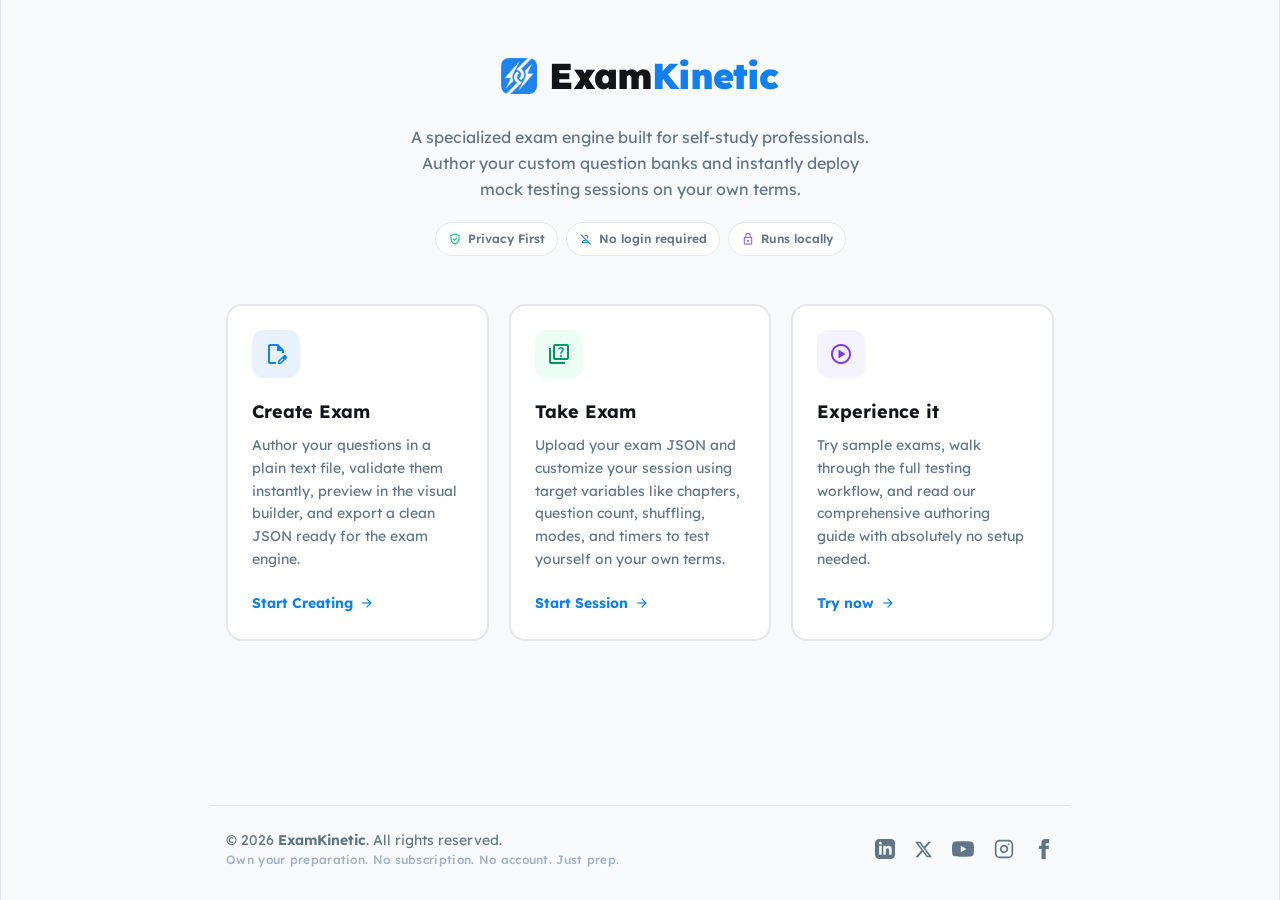
<file: index.html>
<!doctype html>
<html lang="en">

<head>
  <meta charset="UTF-8" />
  <!-- Primary meta tags -->
<title>ExamKinetic | Browser-Based Exam Engine</title>
<!-- Core SEO Meta Tags -->
  <meta name="description" content="Own your preparation. No subscription. No account. Just prep. An offline-first browser engine for self-study professionals. Author questions, run configurable sessions, and track results completely locally with zero data leaving your machine." />
  <meta name="keywords" content="exam engine, self study, certification prep, AWS exam, CCNA study, PMP practice, ITIL practice, question bank, local exam tool, browser based exam, privacy first exam" />

  <!-- Open Graph / LinkedIn Preview Card Info -->
  <meta property="og:title" content="ExamKinetic | Browser-Based Exam Engine" />
  <meta property="og:description" content="Own your preparation. No subscription. No account. Just prep. Author questions and run configurable exam sessions entirely in the browser." />
  <meta property="og:url" content="https://examkinetic.com" />
  <meta property="og:type" content="website" />
  <!-- FIXED: Injected the critical missing forward slash to point directly to your high-res asset -->
  <meta property="og:image" content="https://examkinetic.com" />
  <meta property="og:image:width" content="184" />
  <meta property="og:image:height" content="184" />

  <!-- Twitter / X Timeline Preview Card Info -->
  <!-- FIXED: Changed card type to summary layout to frame your square logo icon beautifully -->
  <meta name="twitter:card" content="summary" />
  <meta name="twitter:title" content="ExamKinetic | Browser-Based Exam Engine" />
  <meta name="twitter:description" content="Own your preparation. No subscription. No account. Just prep. Author questions and run configurable exam sessions entirely in the browser." />
  <!-- FIXED: Injected the critical missing forward slash to match your production root directory -->
  <meta name="twitter:image" content="https://examkinetic.com" />


<!-- Browser Favicons & App Shortcut Icons -->
  <link rel="icon" type="image/png" sizes="32x32" href="/ExamKineticSquareLogo32x32.png">
  <link rel="icon" type="image/png" sizes="16x16" href="/ExamKineticSquareLogo16x16.png">
  <link rel="apple-touch-icon" href="/ExamKineticSquareLogo184x184.png">
  
  
<!-- Android / Mobile PWA Config -->
  <link rel="manifest" href="/site.webmanifest">
  <meta name="theme-color" content="#137fec">

  <link href="https://fonts.googleapis.com/css2?family=Lexend:wght@300;400;500;600;700;900&display=swap"
    rel="stylesheet" />
  <link href="https://fonts.googleapis.com/css2?family=Material+Symbols+Outlined" rel="stylesheet" />
  <meta name="viewport" content="width=device-width, initial-scale=1.0" />
  <title>examkinetic</title>  
  <script defer src="https://cloud.umami.is/script.js" data-website-id="29a17267-0413-4240-90da-8da98a69b15b"></script>
  <script>
  const redirect = sessionStorage.getItem('redirect');
  if (redirect) {
    sessionStorage.removeItem('redirect');
    window.history.replaceState(null, '', '/examkinetic' + redirect);
  }
</script>
<script type="text/javascript">
  (function() {
    var redirectPath = sessionStorage.getItem('spa_redirect_path');
    if (redirectPath) {
      sessionStorage.removeItem('spa_redirect_path');
      window.history.replaceState(null, null, redirectPath);
    }
  })();
</script>


  <script type="module" crossorigin src="/assets/index-nXCXHogx.js"></script>
  <link rel="stylesheet" crossorigin href="/assets/index-BdTZ6xSI.css">
</head>

<body>
  <div id="root"></div>  
</body>

</html>
</file>
<file: assets/index-BdTZ6xSI.css>
*,:before,:after{--tw-border-spacing-x: 0;--tw-border-spacing-y: 0;--tw-translate-x: 0;--tw-translate-y: 0;--tw-rotate: 0;--tw-skew-x: 0;--tw-skew-y: 0;--tw-scale-x: 1;--tw-scale-y: 1;--tw-pan-x: ;--tw-pan-y: ;--tw-pinch-zoom: ;--tw-scroll-snap-strictness: proximity;--tw-gradient-from-position: ;--tw-gradient-via-position: ;--tw-gradient-to-position: ;--tw-ordinal: ;--tw-slashed-zero: ;--tw-numeric-figure: ;--tw-numeric-spacing: ;--tw-numeric-fraction: ;--tw-ring-inset: ;--tw-ring-offset-width: 0px;--tw-ring-offset-color: #fff;--tw-ring-color: rgb(59 130 246 / .5);--tw-ring-offset-shadow: 0 0 #0000;--tw-ring-shadow: 0 0 #0000;--tw-shadow: 0 0 #0000;--tw-shadow-colored: 0 0 #0000;--tw-blur: ;--tw-brightness: ;--tw-contrast: ;--tw-grayscale: ;--tw-hue-rotate: ;--tw-invert: ;--tw-saturate: ;--tw-sepia: ;--tw-drop-shadow: ;--tw-backdrop-blur: ;--tw-backdrop-brightness: ;--tw-backdrop-contrast: ;--tw-backdrop-grayscale: ;--tw-backdrop-hue-rotate: ;--tw-backdrop-invert: ;--tw-backdrop-opacity: ;--tw-backdrop-saturate: ;--tw-backdrop-sepia: ;--tw-contain-size: ;--tw-contain-layout: ;--tw-contain-paint: ;--tw-contain-style: }::backdrop{--tw-border-spacing-x: 0;--tw-border-spacing-y: 0;--tw-translate-x: 0;--tw-translate-y: 0;--tw-rotate: 0;--tw-skew-x: 0;--tw-skew-y: 0;--tw-scale-x: 1;--tw-scale-y: 1;--tw-pan-x: ;--tw-pan-y: ;--tw-pinch-zoom: ;--tw-scroll-snap-strictness: proximity;--tw-gradient-from-position: ;--tw-gradient-via-position: ;--tw-gradient-to-position: ;--tw-ordinal: ;--tw-slashed-zero: ;--tw-numeric-figure: ;--tw-numeric-spacing: ;--tw-numeric-fraction: ;--tw-ring-inset: ;--tw-ring-offset-width: 0px;--tw-ring-offset-color: #fff;--tw-ring-color: rgb(59 130 246 / .5);--tw-ring-offset-shadow: 0 0 #0000;--tw-ring-shadow: 0 0 #0000;--tw-shadow: 0 0 #0000;--tw-shadow-colored: 0 0 #0000;--tw-blur: ;--tw-brightness: ;--tw-contrast: ;--tw-grayscale: ;--tw-hue-rotate: ;--tw-invert: ;--tw-saturate: ;--tw-sepia: ;--tw-drop-shadow: ;--tw-backdrop-blur: ;--tw-backdrop-brightness: ;--tw-backdrop-contrast: ;--tw-backdrop-grayscale: ;--tw-backdrop-hue-rotate: ;--tw-backdrop-invert: ;--tw-backdrop-opacity: ;--tw-backdrop-saturate: ;--tw-backdrop-sepia: ;--tw-contain-size: ;--tw-contain-layout: ;--tw-contain-paint: ;--tw-contain-style: }*,:before,:after{box-sizing:border-box;border-width:0;border-style:solid;border-color:#e5e7eb}:before,:after{--tw-content: ""}html,:host{line-height:1.5;-webkit-text-size-adjust:100%;-moz-tab-size:4;-o-tab-size:4;tab-size:4;font-family:ui-sans-serif,system-ui,sans-serif,"Apple Color Emoji","Segoe UI Emoji",Segoe UI Symbol,"Noto Color Emoji";font-feature-settings:normal;font-variation-settings:normal;-webkit-tap-highlight-color:transparent}body{margin:0;line-height:inherit}hr{height:0;color:inherit;border-top-width:1px}abbr:where([title]){-webkit-text-decoration:underline dotted;text-decoration:underline dotted}h1,h2,h3,h4,h5,h6{font-size:inherit;font-weight:inherit}a{color:inherit;text-decoration:inherit}b,strong{font-weight:bolder}code,kbd,samp,pre{font-family:ui-monospace,SFMono-Regular,Menlo,Monaco,Consolas,Liberation Mono,Courier New,monospace;font-feature-settings:normal;font-variation-settings:normal;font-size:1em}small{font-size:80%}sub,sup{font-size:75%;line-height:0;position:relative;vertical-align:baseline}sub{bottom:-.25em}sup{top:-.5em}table{text-indent:0;border-color:inherit;border-collapse:collapse}button,input,optgroup,select,textarea{font-family:inherit;font-feature-settings:inherit;font-variation-settings:inherit;font-size:100%;font-weight:inherit;line-height:inherit;letter-spacing:inherit;color:inherit;margin:0;padding:0}button,select{text-transform:none}button,input:where([type=button]),input:where([type=reset]),input:where([type=submit]){-webkit-appearance:button;background-color:transparent;background-image:none}:-moz-focusring{outline:auto}:-moz-ui-invalid{box-shadow:none}progress{vertical-align:baseline}::-webkit-inner-spin-button,::-webkit-outer-spin-button{height:auto}[type=search]{-webkit-appearance:textfield;outline-offset:-2px}::-webkit-search-decoration{-webkit-appearance:none}::-webkit-file-upload-button{-webkit-appearance:button;font:inherit}summary{display:list-item}blockquote,dl,dd,h1,h2,h3,h4,h5,h6,hr,figure,p,pre{margin:0}fieldset{margin:0;padding:0}legend{padding:0}ol,ul,menu{list-style:none;margin:0;padding:0}dialog{padding:0}textarea{resize:vertical}input::-moz-placeholder,textarea::-moz-placeholder{opacity:1;color:#9ca3af}input::placeholder,textarea::placeholder{opacity:1;color:#9ca3af}button,[role=button]{cursor:pointer}:disabled{cursor:default}img,svg,video,canvas,audio,iframe,embed,object{display:block;vertical-align:middle}img,video{max-width:100%;height:auto}[hidden]:where(:not([hidden=until-found])){display:none}.\!container{width:100%!important}.container{width:100%}@media(min-width:640px){.\!container{max-width:640px!important}.container{max-width:640px}}@media(min-width:768px){.\!container{max-width:768px!important}.container{max-width:768px}}@media(min-width:1024px){.\!container{max-width:1024px!important}.container{max-width:1024px}}@media(min-width:1280px){.\!container{max-width:1280px!important}.container{max-width:1280px}}@media(min-width:1536px){.\!container{max-width:1536px!important}.container{max-width:1536px}}.pointer-events-none{pointer-events:none}.visible{visibility:visible}.fixed{position:fixed}.absolute{position:absolute}.relative{position:relative}.inset-0{inset:0}.top-0\.5{top:.125rem}.z-10{z-index:10}.z-\[100\]{z-index:100}.mx-1{margin-left:.25rem;margin-right:.25rem}.mx-4{margin-left:1rem;margin-right:1rem}.mx-5{margin-left:1.25rem;margin-right:1.25rem}.mx-auto{margin-left:auto;margin-right:auto}.my-5{margin-top:1.25rem;margin-bottom:1.25rem}.mb-1{margin-bottom:.25rem}.mb-1\.5{margin-bottom:.375rem}.mb-2{margin-bottom:.5rem}.mb-3{margin-bottom:.75rem}.mb-4{margin-bottom:1rem}.mb-6{margin-bottom:1.5rem}.mb-8{margin-bottom:2rem}.ml-1{margin-left:.25rem}.ml-2{margin-left:.5rem}.ml-3{margin-left:.75rem}.ml-\[88px\]{margin-left:88px}.mt-0\.5{margin-top:.125rem}.mt-1{margin-top:.25rem}.mt-2{margin-top:.5rem}.mt-auto{margin-top:auto}.mt-px{margin-top:1px}.block{display:block}.inline-block{display:inline-block}.inline{display:inline}.flex{display:flex}.table{display:table}.grid{display:grid}.hidden{display:none}.aspect-video{aspect-ratio:16 / 9}.size-10{width:2.5rem;height:2.5rem}.size-12{width:3rem;height:3rem}.size-16{width:4rem;height:4rem}.size-5{width:1.25rem;height:1.25rem}.size-7{width:1.75rem;height:1.75rem}.size-9{width:2.25rem;height:2.25rem}.size-\[17px\]{width:17px;height:17px}.size-\[22px\]{width:22px;height:22px}.h-1\.5{height:.375rem}.h-10{height:2.5rem}.h-11{height:2.75rem}.h-12{height:3rem}.h-14{height:3.5rem}.h-2{height:.5rem}.h-2\.5{height:.625rem}.h-20{height:5rem}.h-3{height:.75rem}.h-4{height:1rem}.h-48{height:12rem}.h-5{height:1.25rem}.h-6{height:1.5rem}.h-7{height:1.75rem}.h-80{height:20rem}.h-9{height:2.25rem}.h-full{height:100%}.h-px{height:1px}.h-screen{height:100vh}.max-h-40{max-height:10rem}.min-h-screen{min-height:100vh}.w-10{width:2.5rem}.w-11{width:2.75rem}.w-2{width:.5rem}.w-2\.5{width:.625rem}.w-20{width:5rem}.w-24{width:6rem}.w-3{width:.75rem}.w-4{width:1rem}.w-5{width:1.25rem}.w-7{width:1.75rem}.w-\[45\%\]{width:45%}.w-\[55\%\]{width:55%}.w-fit{width:-moz-fit-content;width:fit-content}.w-full{width:100%}.w-px{width:1px}.min-w-0{min-width:0px}.min-w-\[120px\]{min-width:120px}.max-w-4xl{max-width:56rem}.max-w-\[1600px\]{max-width:1600px}.max-w-\[200px\]{max-width:200px}.max-w-\[240px\]{max-width:240px}.max-w-\[400px\]{max-width:400px}.max-w-\[480px\]{max-width:480px}.max-w-\[520px\]{max-width:520px}.max-w-\[560px\]{max-width:560px}.max-w-\[640px\]{max-width:640px}.max-w-\[680px\]{max-width:680px}.max-w-\[760px\]{max-width:760px}.max-w-\[768px\]{max-width:768px}.max-w-\[780px\]{max-width:780px}.max-w-\[860px\]{max-width:860px}.max-w-full{max-width:100%}.max-w-md{max-width:28rem}.flex-1{flex:1 1 0%}.flex-shrink-0,.shrink-0{flex-shrink:0}.translate-x-0\.5{--tw-translate-x: .125rem;transform:translate(var(--tw-translate-x),var(--tw-translate-y)) rotate(var(--tw-rotate)) skew(var(--tw-skew-x)) skewY(var(--tw-skew-y)) scaleX(var(--tw-scale-x)) scaleY(var(--tw-scale-y))}.translate-x-5{--tw-translate-x: 1.25rem;transform:translate(var(--tw-translate-x),var(--tw-translate-y)) rotate(var(--tw-rotate)) skew(var(--tw-skew-x)) skewY(var(--tw-skew-y)) scaleX(var(--tw-scale-x)) scaleY(var(--tw-scale-y))}.rotate-180{--tw-rotate: 180deg;transform:translate(var(--tw-translate-x),var(--tw-translate-y)) rotate(var(--tw-rotate)) skew(var(--tw-skew-x)) skewY(var(--tw-skew-y)) scaleX(var(--tw-scale-x)) scaleY(var(--tw-scale-y))}.rotate-90{--tw-rotate: 90deg;transform:translate(var(--tw-translate-x),var(--tw-translate-y)) rotate(var(--tw-rotate)) skew(var(--tw-skew-x)) skewY(var(--tw-skew-y)) scaleX(var(--tw-scale-x)) scaleY(var(--tw-scale-y))}.scale-\[1\.01\]{--tw-scale-x: 1.01;--tw-scale-y: 1.01;transform:translate(var(--tw-translate-x),var(--tw-translate-y)) rotate(var(--tw-rotate)) skew(var(--tw-skew-x)) skewY(var(--tw-skew-y)) scaleX(var(--tw-scale-x)) scaleY(var(--tw-scale-y))}.transform{transform:translate(var(--tw-translate-x),var(--tw-translate-y)) rotate(var(--tw-rotate)) skew(var(--tw-skew-x)) skewY(var(--tw-skew-y)) scaleX(var(--tw-scale-x)) scaleY(var(--tw-scale-y))}@keyframes pulse{50%{opacity:.5}}.animate-pulse{animation:pulse 2s cubic-bezier(.4,0,.6,1) infinite}@keyframes spin{to{transform:rotate(360deg)}}.animate-spin{animation:spin 1s linear infinite}.cursor-default{cursor:default}.cursor-not-allowed{cursor:not-allowed}.cursor-pointer{cursor:pointer}.cursor-text{cursor:text}.resize-none{resize:none}.grid-cols-1{grid-template-columns:repeat(1,minmax(0,1fr))}.grid-cols-2{grid-template-columns:repeat(2,minmax(0,1fr))}.grid-cols-3{grid-template-columns:repeat(3,minmax(0,1fr))}.flex-col{flex-direction:column}.flex-wrap{flex-wrap:wrap}.items-start{align-items:flex-start}.items-center{align-items:center}.justify-start{justify-content:flex-start}.justify-center{justify-content:center}.justify-between{justify-content:space-between}.gap-0\.5{gap:.125rem}.gap-1{gap:.25rem}.gap-1\.5{gap:.375rem}.gap-10{gap:2.5rem}.gap-12{gap:3rem}.gap-2{gap:.5rem}.gap-3{gap:.75rem}.gap-4{gap:1rem}.gap-5{gap:1.25rem}.gap-6{gap:1.5rem}.gap-8{gap:2rem}.space-y-1>:not([hidden])~:not([hidden]){--tw-space-y-reverse: 0;margin-top:calc(.25rem * calc(1 - var(--tw-space-y-reverse)));margin-bottom:calc(.25rem * var(--tw-space-y-reverse))}.space-y-2>:not([hidden])~:not([hidden]){--tw-space-y-reverse: 0;margin-top:calc(.5rem * calc(1 - var(--tw-space-y-reverse)));margin-bottom:calc(.5rem * var(--tw-space-y-reverse))}.space-y-3>:not([hidden])~:not([hidden]){--tw-space-y-reverse: 0;margin-top:calc(.75rem * calc(1 - var(--tw-space-y-reverse)));margin-bottom:calc(.75rem * var(--tw-space-y-reverse))}.space-y-4>:not([hidden])~:not([hidden]){--tw-space-y-reverse: 0;margin-top:calc(1rem * calc(1 - var(--tw-space-y-reverse)));margin-bottom:calc(1rem * var(--tw-space-y-reverse))}.space-y-6>:not([hidden])~:not([hidden]){--tw-space-y-reverse: 0;margin-top:calc(1.5rem * calc(1 - var(--tw-space-y-reverse)));margin-bottom:calc(1.5rem * var(--tw-space-y-reverse))}.divide-x>:not([hidden])~:not([hidden]){--tw-divide-x-reverse: 0;border-right-width:calc(1px * var(--tw-divide-x-reverse));border-left-width:calc(1px * calc(1 - var(--tw-divide-x-reverse)))}.divide-y>:not([hidden])~:not([hidden]){--tw-divide-y-reverse: 0;border-top-width:calc(1px * calc(1 - var(--tw-divide-y-reverse)));border-bottom-width:calc(1px * var(--tw-divide-y-reverse))}.divide-\[\#f0f2f4\]>:not([hidden])~:not([hidden]){--tw-divide-opacity: 1;border-color:rgb(240 242 244 / var(--tw-divide-opacity, 1))}.divide-\[\#f5f5f5\]>:not([hidden])~:not([hidden]){--tw-divide-opacity: 1;border-color:rgb(245 245 245 / var(--tw-divide-opacity, 1))}.divide-primary\/10>:not([hidden])~:not([hidden]){border-color:#137fec1a}.overflow-hidden{overflow:hidden}.overflow-x-auto{overflow-x:auto}.overflow-y-auto{overflow-y:auto}.truncate{overflow:hidden;text-overflow:ellipsis;white-space:nowrap}.whitespace-pre{white-space:pre}.whitespace-pre-wrap{white-space:pre-wrap}.rounded{border-radius:.25rem}.rounded-2xl{border-radius:1rem}.rounded-full{border-radius:9999px}.rounded-lg{border-radius:.5rem}.rounded-md{border-radius:.375rem}.rounded-xl{border-radius:.75rem}.border{border-width:1px}.border-2{border-width:2px}.border-x{border-left-width:1px;border-right-width:1px}.border-b{border-bottom-width:1px}.border-b-2{border-bottom-width:2px}.border-l-4{border-left-width:4px}.border-r-8{border-right-width:8px}.border-t{border-top-width:1px}.border-dashed{border-style:dashed}.border-none{border-style:none}.border-\[\#dbdfe6\]{--tw-border-opacity: 1;border-color:rgb(219 223 230 / var(--tw-border-opacity, 1))}.border-\[\#dbe0e6\]{--tw-border-opacity: 1;border-color:rgb(219 224 230 / var(--tw-border-opacity, 1))}.border-\[\#e2e8f0\]{--tw-border-opacity: 1;border-color:rgb(226 232 240 / var(--tw-border-opacity, 1))}.border-\[\#e5e7eb\]{--tw-border-opacity: 1;border-color:rgb(229 231 235 / var(--tw-border-opacity, 1))}.border-\[\#f0f2f4\]{--tw-border-opacity: 1;border-color:rgb(240 242 244 / var(--tw-border-opacity, 1))}.border-amber-200{--tw-border-opacity: 1;border-color:rgb(253 230 138 / var(--tw-border-opacity, 1))}.border-amber-300{--tw-border-opacity: 1;border-color:rgb(252 211 77 / var(--tw-border-opacity, 1))}.border-amber-400{--tw-border-opacity: 1;border-color:rgb(251 191 36 / var(--tw-border-opacity, 1))}.border-blue-200{--tw-border-opacity: 1;border-color:rgb(191 219 254 / var(--tw-border-opacity, 1))}.border-emerald-100{--tw-border-opacity: 1;border-color:rgb(209 250 229 / var(--tw-border-opacity, 1))}.border-emerald-200{--tw-border-opacity: 1;border-color:rgb(167 243 208 / var(--tw-border-opacity, 1))}.border-emerald-400{--tw-border-opacity: 1;border-color:rgb(52 211 153 / var(--tw-border-opacity, 1))}.border-emerald-500{--tw-border-opacity: 1;border-color:rgb(16 185 129 / var(--tw-border-opacity, 1))}.border-primary{--tw-border-opacity: 1;border-color:rgb(19 127 236 / var(--tw-border-opacity, 1))}.border-primary\/10{border-color:#137fec1a}.border-primary\/15{border-color:#137fec26}.border-primary\/20{border-color:#137fec33}.border-primary\/30{border-color:#137fec4d}.border-purple-200{--tw-border-opacity: 1;border-color:rgb(233 213 255 / var(--tw-border-opacity, 1))}.border-red-200{--tw-border-opacity: 1;border-color:rgb(254 202 202 / var(--tw-border-opacity, 1))}.border-red-300{--tw-border-opacity: 1;border-color:rgb(252 165 165 / var(--tw-border-opacity, 1))}.border-red-400{--tw-border-opacity: 1;border-color:rgb(248 113 113 / var(--tw-border-opacity, 1))}.border-slate-200{--tw-border-opacity: 1;border-color:rgb(226 232 240 / var(--tw-border-opacity, 1))}.border-slate-300{--tw-border-opacity: 1;border-color:rgb(203 213 225 / var(--tw-border-opacity, 1))}.border-slate-700{--tw-border-opacity: 1;border-color:rgb(51 65 85 / var(--tw-border-opacity, 1))}.border-l-amber-400{--tw-border-opacity: 1;border-left-color:rgb(251 191 36 / var(--tw-border-opacity, 1))}.border-l-emerald-500{--tw-border-opacity: 1;border-left-color:rgb(16 185 129 / var(--tw-border-opacity, 1))}.border-l-red-400{--tw-border-opacity: 1;border-left-color:rgb(248 113 113 / var(--tw-border-opacity, 1))}.bg-\[\#e5e7eb\]{--tw-bg-opacity: 1;background-color:rgb(229 231 235 / var(--tw-bg-opacity, 1))}.bg-\[\#f0f2f4\]{--tw-bg-opacity: 1;background-color:rgb(240 242 244 / var(--tw-bg-opacity, 1))}.bg-\[\#f8fafc\]{--tw-bg-opacity: 1;background-color:rgb(248 250 252 / var(--tw-bg-opacity, 1))}.bg-amber-100{--tw-bg-opacity: 1;background-color:rgb(254 243 199 / var(--tw-bg-opacity, 1))}.bg-amber-400{--tw-bg-opacity: 1;background-color:rgb(251 191 36 / var(--tw-bg-opacity, 1))}.bg-amber-50{--tw-bg-opacity: 1;background-color:rgb(255 251 235 / var(--tw-bg-opacity, 1))}.bg-background-light{--tw-bg-opacity: 1;background-color:rgb(246 247 248 / var(--tw-bg-opacity, 1))}.bg-background-light\/30{background-color:#f6f7f84d}.bg-black\/40{background-color:#0006}.bg-blue-50{--tw-bg-opacity: 1;background-color:rgb(239 246 255 / var(--tw-bg-opacity, 1))}.bg-emerald-100{--tw-bg-opacity: 1;background-color:rgb(209 250 229 / var(--tw-bg-opacity, 1))}.bg-emerald-50{--tw-bg-opacity: 1;background-color:rgb(236 253 245 / var(--tw-bg-opacity, 1))}.bg-emerald-50\/50{background-color:#ecfdf580}.bg-emerald-500{--tw-bg-opacity: 1;background-color:rgb(16 185 129 / var(--tw-bg-opacity, 1))}.bg-emerald-600{--tw-bg-opacity: 1;background-color:rgb(5 150 105 / var(--tw-bg-opacity, 1))}.bg-gray-200{--tw-bg-opacity: 1;background-color:rgb(229 231 235 / var(--tw-bg-opacity, 1))}.bg-gray-300{--tw-bg-opacity: 1;background-color:rgb(209 213 219 / var(--tw-bg-opacity, 1))}.bg-primary{--tw-bg-opacity: 1;background-color:rgb(19 127 236 / var(--tw-bg-opacity, 1))}.bg-primary\/10{background-color:#137fec1a}.bg-primary\/5{background-color:#137fec0d}.bg-primary\/\[0\.02\]{background-color:#137fec05}.bg-primary\/\[0\.03\]{background-color:#137fec08}.bg-primary\/\[0\.04\]{background-color:#137fec0a}.bg-primary\/\[0\.06\]{background-color:#137fec0f}.bg-purple-50{--tw-bg-opacity: 1;background-color:rgb(250 245 255 / var(--tw-bg-opacity, 1))}.bg-red-100{--tw-bg-opacity: 1;background-color:rgb(254 226 226 / var(--tw-bg-opacity, 1))}.bg-red-100\/70{background-color:#fee2e2b3}.bg-red-400{--tw-bg-opacity: 1;background-color:rgb(248 113 113 / var(--tw-bg-opacity, 1))}.bg-red-50{--tw-bg-opacity: 1;background-color:rgb(254 242 242 / var(--tw-bg-opacity, 1))}.bg-slate-100{--tw-bg-opacity: 1;background-color:rgb(241 245 249 / var(--tw-bg-opacity, 1))}.bg-slate-100\/50{background-color:#f1f5f980}.bg-slate-200{--tw-bg-opacity: 1;background-color:rgb(226 232 240 / var(--tw-bg-opacity, 1))}.bg-slate-300{--tw-bg-opacity: 1;background-color:rgb(203 213 225 / var(--tw-bg-opacity, 1))}.bg-slate-50{--tw-bg-opacity: 1;background-color:rgb(248 250 252 / var(--tw-bg-opacity, 1))}.bg-slate-50\/30{background-color:#f8fafc4d}.bg-slate-50\/50{background-color:#f8fafc80}.bg-slate-900{--tw-bg-opacity: 1;background-color:rgb(15 23 42 / var(--tw-bg-opacity, 1))}.bg-violet-50{--tw-bg-opacity: 1;background-color:rgb(245 243 255 / var(--tw-bg-opacity, 1))}.bg-white{--tw-bg-opacity: 1;background-color:rgb(255 255 255 / var(--tw-bg-opacity, 1))}.bg-white\/10{background-color:#ffffff1a}.bg-white\/50{background-color:#ffffff80}.bg-white\/60{background-color:#fff9}.fill-current{fill:currentColor}.fill-none{fill:none}.stroke-current{stroke:currentColor}.stroke-2{stroke-width:2}.object-contain{-o-object-fit:contain;object-fit:contain}.p-3{padding:.75rem}.p-4{padding:1rem}.p-5{padding:1.25rem}.p-6{padding:1.5rem}.px-0{padding-left:0;padding-right:0}.px-1{padding-left:.25rem;padding-right:.25rem}.px-1\.5{padding-left:.375rem;padding-right:.375rem}.px-10{padding-left:2.5rem;padding-right:2.5rem}.px-2{padding-left:.5rem;padding-right:.5rem}.px-2\.5{padding-left:.625rem;padding-right:.625rem}.px-3{padding-left:.75rem;padding-right:.75rem}.px-4{padding-left:1rem;padding-right:1rem}.px-5{padding-left:1.25rem;padding-right:1.25rem}.px-6{padding-left:1.5rem;padding-right:1.5rem}.py-0\.5{padding-top:.125rem;padding-bottom:.125rem}.py-1{padding-top:.25rem;padding-bottom:.25rem}.py-1\.5{padding-top:.375rem;padding-bottom:.375rem}.py-10{padding-top:2.5rem;padding-bottom:2.5rem}.py-14{padding-top:3.5rem;padding-bottom:3.5rem}.py-2{padding-top:.5rem;padding-bottom:.5rem}.py-2\.5{padding-top:.625rem;padding-bottom:.625rem}.py-3{padding-top:.75rem;padding-bottom:.75rem}.py-3\.5{padding-top:.875rem;padding-bottom:.875rem}.py-4{padding-top:1rem;padding-bottom:1rem}.py-5{padding-top:1.25rem;padding-bottom:1.25rem}.py-6{padding-top:1.5rem;padding-bottom:1.5rem}.py-8{padding-top:2rem;padding-bottom:2rem}.pb-0{padding-bottom:0}.pb-2{padding-bottom:.5rem}.pb-24{padding-bottom:6rem}.pb-3{padding-bottom:.75rem}.pb-32{padding-bottom:8rem}.pb-4{padding-bottom:1rem}.pb-5{padding-bottom:1.25rem}.pt-0\.5{padding-top:.125rem}.pt-1{padding-top:.25rem}.pt-4{padding-top:1rem}.pt-6{padding-top:1.5rem}.text-left{text-align:left}.text-center{text-align:center}.text-right{text-align:right}.font-display{font-family:Lexend,sans-serif}.font-mono{font-family:ui-monospace,SFMono-Regular,Menlo,Monaco,Consolas,Liberation Mono,Courier New,monospace}.\!text-4xl{font-size:2.25rem!important;line-height:2.5rem!important}.\!text-sm{font-size:.875rem!important;line-height:1.25rem!important}.text-2xl{font-size:1.5rem;line-height:2rem}.text-3xl{font-size:1.875rem;line-height:2.25rem}.text-4xl{font-size:2.25rem;line-height:2.5rem}.text-5xl{font-size:3rem;line-height:1}.text-6xl{font-size:3.75rem;line-height:1}.text-\[10px\]{font-size:10px}.text-\[11px\]{font-size:11px}.text-\[12px\]{font-size:12px}.text-\[13px\]{font-size:13px}.text-\[14px\]{font-size:14px}.text-\[9px\]{font-size:9px}.text-base{font-size:1rem;line-height:1.5rem}.text-lg{font-size:1.125rem;line-height:1.75rem}.text-sm{font-size:.875rem;line-height:1.25rem}.text-xl{font-size:1.25rem;line-height:1.75rem}.text-xs{font-size:.75rem;line-height:1rem}.font-black{font-weight:900}.font-bold{font-weight:700}.font-medium{font-weight:500}.font-semibold{font-weight:600}.uppercase{text-transform:uppercase}.capitalize{text-transform:capitalize}.tabular-nums{--tw-numeric-spacing: tabular-nums;font-variant-numeric:var(--tw-ordinal) var(--tw-slashed-zero) var(--tw-numeric-figure) var(--tw-numeric-spacing) var(--tw-numeric-fraction)}.leading-6{line-height:1.5rem}.leading-none{line-height:1}.leading-relaxed{line-height:1.625}.leading-tight{line-height:1.25}.tracking-\[-0\.015em\]{letter-spacing:-.015em}.tracking-tight{letter-spacing:-.025em}.tracking-wide{letter-spacing:.025em}.tracking-wider{letter-spacing:.05em}.text-\[\#111318\]{--tw-text-opacity: 1;color:rgb(17 19 24 / var(--tw-text-opacity, 1))}.text-\[\#111418\]{--tw-text-opacity: 1;color:rgb(17 20 24 / var(--tw-text-opacity, 1))}.text-\[\#5e6c7c\]{--tw-text-opacity: 1;color:rgb(94 108 124 / var(--tw-text-opacity, 1))}.text-\[\#617589\]{--tw-text-opacity: 1;color:rgb(97 117 137 / var(--tw-text-opacity, 1))}.text-\[\#a1b0cb\]{--tw-text-opacity: 1;color:rgb(161 176 203 / var(--tw-text-opacity, 1))}.text-amber-400{--tw-text-opacity: 1;color:rgb(251 191 36 / var(--tw-text-opacity, 1))}.text-amber-500{--tw-text-opacity: 1;color:rgb(245 158 11 / var(--tw-text-opacity, 1))}.text-amber-600{--tw-text-opacity: 1;color:rgb(217 119 6 / var(--tw-text-opacity, 1))}.text-amber-700{--tw-text-opacity: 1;color:rgb(180 83 9 / var(--tw-text-opacity, 1))}.text-amber-800{--tw-text-opacity: 1;color:rgb(146 64 14 / var(--tw-text-opacity, 1))}.text-black{--tw-text-opacity: 1;color:rgb(0 0 0 / var(--tw-text-opacity, 1))}.text-blue-600{--tw-text-opacity: 1;color:rgb(37 99 235 / var(--tw-text-opacity, 1))}.text-blue-800{--tw-text-opacity: 1;color:rgb(30 64 175 / var(--tw-text-opacity, 1))}.text-emerald-400{--tw-text-opacity: 1;color:rgb(52 211 153 / var(--tw-text-opacity, 1))}.text-emerald-500{--tw-text-opacity: 1;color:rgb(16 185 129 / var(--tw-text-opacity, 1))}.text-emerald-600{--tw-text-opacity: 1;color:rgb(5 150 105 / var(--tw-text-opacity, 1))}.text-emerald-700{--tw-text-opacity: 1;color:rgb(4 120 87 / var(--tw-text-opacity, 1))}.text-emerald-800{--tw-text-opacity: 1;color:rgb(6 95 70 / var(--tw-text-opacity, 1))}.text-gray-400{--tw-text-opacity: 1;color:rgb(156 163 175 / var(--tw-text-opacity, 1))}.text-gray-500{--tw-text-opacity: 1;color:rgb(107 114 128 / var(--tw-text-opacity, 1))}.text-primary{--tw-text-opacity: 1;color:rgb(19 127 236 / var(--tw-text-opacity, 1))}.text-purple-600{--tw-text-opacity: 1;color:rgb(147 51 234 / var(--tw-text-opacity, 1))}.text-red-400{--tw-text-opacity: 1;color:rgb(248 113 113 / var(--tw-text-opacity, 1))}.text-red-500{--tw-text-opacity: 1;color:rgb(239 68 68 / var(--tw-text-opacity, 1))}.text-red-600{--tw-text-opacity: 1;color:rgb(220 38 38 / var(--tw-text-opacity, 1))}.text-slate-100{--tw-text-opacity: 1;color:rgb(241 245 249 / var(--tw-text-opacity, 1))}.text-slate-300{--tw-text-opacity: 1;color:rgb(203 213 225 / var(--tw-text-opacity, 1))}.text-slate-400{--tw-text-opacity: 1;color:rgb(148 163 184 / var(--tw-text-opacity, 1))}.text-slate-500{--tw-text-opacity: 1;color:rgb(100 116 139 / var(--tw-text-opacity, 1))}.text-slate-600{--tw-text-opacity: 1;color:rgb(71 85 105 / var(--tw-text-opacity, 1))}.text-slate-700{--tw-text-opacity: 1;color:rgb(51 65 85 / var(--tw-text-opacity, 1))}.text-slate-900{--tw-text-opacity: 1;color:rgb(15 23 42 / var(--tw-text-opacity, 1))}.text-violet-500{--tw-text-opacity: 1;color:rgb(139 92 246 / var(--tw-text-opacity, 1))}.text-violet-600{--tw-text-opacity: 1;color:rgb(124 58 237 / var(--tw-text-opacity, 1))}.text-white{--tw-text-opacity: 1;color:rgb(255 255 255 / var(--tw-text-opacity, 1))}.underline{text-decoration-line:underline}.no-underline{text-decoration-line:none}.accent-primary{accent-color:#137fec}.opacity-75{opacity:.75}.opacity-80{opacity:.8}.shadow{--tw-shadow: 0 1px 3px 0 rgb(0 0 0 / .1), 0 1px 2px -1px rgb(0 0 0 / .1);--tw-shadow-colored: 0 1px 3px 0 var(--tw-shadow-color), 0 1px 2px -1px var(--tw-shadow-color);box-shadow:var(--tw-ring-offset-shadow, 0 0 #0000),var(--tw-ring-shadow, 0 0 #0000),var(--tw-shadow)}.shadow-2xl{--tw-shadow: 0 25px 50px -12px rgb(0 0 0 / .25);--tw-shadow-colored: 0 25px 50px -12px var(--tw-shadow-color);box-shadow:var(--tw-ring-offset-shadow, 0 0 #0000),var(--tw-ring-shadow, 0 0 #0000),var(--tw-shadow)}.shadow-\[0_-4px_6px_-1px_rgba\(0\,0\,0\,0\.04\)\]{--tw-shadow: 0 -4px 6px -1px rgba(0,0,0,.04);--tw-shadow-colored: 0 -4px 6px -1px var(--tw-shadow-color);box-shadow:var(--tw-ring-offset-shadow, 0 0 #0000),var(--tw-ring-shadow, 0 0 #0000),var(--tw-shadow)}.shadow-\[0_-4px_6px_-1px_rgba\(0\,0\,0\,0\.05\)\]{--tw-shadow: 0 -4px 6px -1px rgba(0,0,0,.05);--tw-shadow-colored: 0 -4px 6px -1px var(--tw-shadow-color);box-shadow:var(--tw-ring-offset-shadow, 0 0 #0000),var(--tw-ring-shadow, 0 0 #0000),var(--tw-shadow)}.shadow-md{--tw-shadow: 0 4px 6px -1px rgb(0 0 0 / .1), 0 2px 4px -2px rgb(0 0 0 / .1);--tw-shadow-colored: 0 4px 6px -1px var(--tw-shadow-color), 0 2px 4px -2px var(--tw-shadow-color);box-shadow:var(--tw-ring-offset-shadow, 0 0 #0000),var(--tw-ring-shadow, 0 0 #0000),var(--tw-shadow)}.shadow-sm{--tw-shadow: 0 1px 2px 0 rgb(0 0 0 / .05);--tw-shadow-colored: 0 1px 2px 0 var(--tw-shadow-color);box-shadow:var(--tw-ring-offset-shadow, 0 0 #0000),var(--tw-ring-shadow, 0 0 #0000),var(--tw-shadow)}.outline-none{outline:2px solid transparent;outline-offset:2px}.filter{filter:var(--tw-blur) var(--tw-brightness) var(--tw-contrast) var(--tw-grayscale) var(--tw-hue-rotate) var(--tw-invert) var(--tw-saturate) var(--tw-sepia) var(--tw-drop-shadow)}.backdrop-blur-sm{--tw-backdrop-blur: blur(4px);-webkit-backdrop-filter:var(--tw-backdrop-blur) var(--tw-backdrop-brightness) var(--tw-backdrop-contrast) var(--tw-backdrop-grayscale) var(--tw-backdrop-hue-rotate) var(--tw-backdrop-invert) var(--tw-backdrop-opacity) var(--tw-backdrop-saturate) var(--tw-backdrop-sepia);backdrop-filter:var(--tw-backdrop-blur) var(--tw-backdrop-brightness) var(--tw-backdrop-contrast) var(--tw-backdrop-grayscale) var(--tw-backdrop-hue-rotate) var(--tw-backdrop-invert) var(--tw-backdrop-opacity) var(--tw-backdrop-saturate) var(--tw-backdrop-sepia)}.transition-all{transition-property:all;transition-timing-function:cubic-bezier(.4,0,.2,1);transition-duration:.15s}.transition-colors{transition-property:color,background-color,border-color,text-decoration-color,fill,stroke;transition-timing-function:cubic-bezier(.4,0,.2,1);transition-duration:.15s}.transition-transform{transition-property:transform;transition-timing-function:cubic-bezier(.4,0,.2,1);transition-duration:.15s}.\[_\:\\s\]{_:s}.last\:border-0:last-child{border-width:0px}.hover\:scale-\[1\.02\]:hover{--tw-scale-x: 1.02;--tw-scale-y: 1.02;transform:translate(var(--tw-translate-x),var(--tw-translate-y)) rotate(var(--tw-rotate)) skew(var(--tw-skew-x)) skewY(var(--tw-skew-y)) scaleX(var(--tw-scale-x)) scaleY(var(--tw-scale-y))}.hover\:border-amber-300:hover{--tw-border-opacity: 1;border-color:rgb(252 211 77 / var(--tw-border-opacity, 1))}.hover\:border-emerald-300:hover{--tw-border-opacity: 1;border-color:rgb(110 231 183 / var(--tw-border-opacity, 1))}.hover\:border-green-300:hover{--tw-border-opacity: 1;border-color:rgb(134 239 172 / var(--tw-border-opacity, 1))}.hover\:border-primary\/30:hover{border-color:#137fec4d}.hover\:border-primary\/40:hover{border-color:#137fec66}.hover\:border-primary\/50:hover{border-color:#137fec80}.hover\:border-violet-300:hover{--tw-border-opacity: 1;border-color:rgb(196 181 253 / var(--tw-border-opacity, 1))}.hover\:bg-\[\#f0f4f8\]:hover{--tw-bg-opacity: 1;background-color:rgb(240 244 248 / var(--tw-bg-opacity, 1))}.hover\:bg-emerald-700:hover{--tw-bg-opacity: 1;background-color:rgb(4 120 87 / var(--tw-bg-opacity, 1))}.hover\:bg-gray-200:hover{--tw-bg-opacity: 1;background-color:rgb(229 231 235 / var(--tw-bg-opacity, 1))}.hover\:bg-primary\/5:hover{background-color:#137fec0d}.hover\:bg-primary\/90:hover{background-color:#137fece6}.hover\:bg-slate-100:hover{--tw-bg-opacity: 1;background-color:rgb(241 245 249 / var(--tw-bg-opacity, 1))}.hover\:bg-slate-50:hover{--tw-bg-opacity: 1;background-color:rgb(248 250 252 / var(--tw-bg-opacity, 1))}.hover\:text-\[\#111418\]:hover{--tw-text-opacity: 1;color:rgb(17 20 24 / var(--tw-text-opacity, 1))}.hover\:text-\[\#137fec\]:hover{--tw-text-opacity: 1;color:rgb(19 127 236 / var(--tw-text-opacity, 1))}.hover\:text-\[\#1877f2\]:hover{--tw-text-opacity: 1;color:rgb(24 119 242 / var(--tw-text-opacity, 1))}.hover\:text-\[\#e1306c\]:hover{--tw-text-opacity: 1;color:rgb(225 48 108 / var(--tw-text-opacity, 1))}.hover\:text-\[\#ff0000\]:hover{--tw-text-opacity: 1;color:rgb(255 0 0 / var(--tw-text-opacity, 1))}.hover\:text-amber-500:hover{--tw-text-opacity: 1;color:rgb(245 158 11 / var(--tw-text-opacity, 1))}.hover\:text-amber-600:hover{--tw-text-opacity: 1;color:rgb(217 119 6 / var(--tw-text-opacity, 1))}.hover\:text-primary:hover{--tw-text-opacity: 1;color:rgb(19 127 236 / var(--tw-text-opacity, 1))}.hover\:text-red-500:hover{--tw-text-opacity: 1;color:rgb(239 68 68 / var(--tw-text-opacity, 1))}.hover\:text-red-600:hover{--tw-text-opacity: 1;color:rgb(220 38 38 / var(--tw-text-opacity, 1))}.hover\:opacity-90:hover{opacity:.9}.hover\:shadow-lg:hover{--tw-shadow: 0 10px 15px -3px rgb(0 0 0 / .1), 0 4px 6px -4px rgb(0 0 0 / .1);--tw-shadow-colored: 0 10px 15px -3px var(--tw-shadow-color), 0 4px 6px -4px var(--tw-shadow-color);box-shadow:var(--tw-ring-offset-shadow, 0 0 #0000),var(--tw-ring-shadow, 0 0 #0000),var(--tw-shadow)}.focus\:border-primary:focus{--tw-border-opacity: 1;border-color:rgb(19 127 236 / var(--tw-border-opacity, 1))}.focus\:ring-0:focus{--tw-ring-offset-shadow: var(--tw-ring-inset) 0 0 0 var(--tw-ring-offset-width) var(--tw-ring-offset-color);--tw-ring-shadow: var(--tw-ring-inset) 0 0 0 calc(0px + var(--tw-ring-offset-width)) var(--tw-ring-color);box-shadow:var(--tw-ring-offset-shadow),var(--tw-ring-shadow),var(--tw-shadow, 0 0 #0000)}.focus\:ring-primary:focus{--tw-ring-opacity: 1;--tw-ring-color: rgb(19 127 236 / var(--tw-ring-opacity, 1))}.focus\:ring-transparent:focus{--tw-ring-color: transparent}.group:hover .group-hover\:gap-2\.5{gap:.625rem}.group:hover .group-hover\:bg-primary\/10{background-color:#137fec1a}.group:hover .group-hover\:text-amber-400{--tw-text-opacity: 1;color:rgb(251 191 36 / var(--tw-text-opacity, 1))}.group:hover .group-hover\:text-primary{--tw-text-opacity: 1;color:rgb(19 127 236 / var(--tw-text-opacity, 1))}.dark\:divide-gray-800:is(.dark *)>:not([hidden])~:not([hidden]){--tw-divide-opacity: 1;border-color:rgb(31 41 55 / var(--tw-divide-opacity, 1))}.dark\:border-\[\#2a3441\]:is(.dark *){--tw-border-opacity: 1;border-color:rgb(42 52 65 / var(--tw-border-opacity, 1))}.dark\:border-\[\#2d3748\]:is(.dark *){--tw-border-opacity: 1;border-color:rgb(45 55 72 / var(--tw-border-opacity, 1))}.dark\:border-gray-700:is(.dark *){--tw-border-opacity: 1;border-color:rgb(55 65 81 / var(--tw-border-opacity, 1))}.dark\:bg-\[\#1a2233\]:is(.dark *){--tw-bg-opacity: 1;background-color:rgb(26 34 51 / var(--tw-bg-opacity, 1))}.dark\:bg-\[\#1a2632\]:is(.dark *){--tw-bg-opacity: 1;background-color:rgb(26 38 50 / var(--tw-bg-opacity, 1))}.dark\:bg-background-dark:is(.dark *){--tw-bg-opacity: 1;background-color:rgb(16 25 34 / var(--tw-bg-opacity, 1))}.dark\:bg-gray-800:is(.dark *){--tw-bg-opacity: 1;background-color:rgb(31 41 55 / var(--tw-bg-opacity, 1))}.dark\:bg-gray-900:is(.dark *){--tw-bg-opacity: 1;background-color:rgb(17 24 39 / var(--tw-bg-opacity, 1))}.dark\:bg-slate-700:is(.dark *){--tw-bg-opacity: 1;background-color:rgb(51 65 85 / var(--tw-bg-opacity, 1))}.dark\:bg-slate-800\/50:is(.dark *){background-color:#1e293b80}.dark\:text-gray-200:is(.dark *){--tw-text-opacity: 1;color:rgb(229 231 235 / var(--tw-text-opacity, 1))}.dark\:text-gray-300:is(.dark *){--tw-text-opacity: 1;color:rgb(209 213 219 / var(--tw-text-opacity, 1))}.dark\:text-gray-400:is(.dark *){--tw-text-opacity: 1;color:rgb(156 163 175 / var(--tw-text-opacity, 1))}.dark\:text-gray-500:is(.dark *){--tw-text-opacity: 1;color:rgb(107 114 128 / var(--tw-text-opacity, 1))}.dark\:text-white:is(.dark *){--tw-text-opacity: 1;color:rgb(255 255 255 / var(--tw-text-opacity, 1))}.dark\:hover\:bg-gray-700:hover:is(.dark *){--tw-bg-opacity: 1;background-color:rgb(55 65 81 / var(--tw-bg-opacity, 1))}.dark\:hover\:bg-slate-800:hover:is(.dark *){--tw-bg-opacity: 1;background-color:rgb(30 41 59 / var(--tw-bg-opacity, 1))}@media(min-width:640px){.sm\:h-9{height:2.25rem}.sm\:w-9{width:2.25rem}.sm\:grid-cols-2{grid-template-columns:repeat(2,minmax(0,1fr))}.sm\:grid-cols-3{grid-template-columns:repeat(3,minmax(0,1fr))}.sm\:flex-row{flex-direction:row}.sm\:gap-3{gap:.75rem}.sm\:rounded-lg{border-radius:.5rem}.sm\:text-left{text-align:left}.sm\:text-4xl{font-size:2.25rem;line-height:2.5rem}}.\[\&\:\:-webkit-scrollbar-thumb\]\:rounded-\[10px\]::-webkit-scrollbar-thumb{border-radius:10px}.\[\&\:\:-webkit-scrollbar-thumb\]\:bg-\[\#e2e8f0\]::-webkit-scrollbar-thumb{--tw-bg-opacity: 1;background-color:rgb(226 232 240 / var(--tw-bg-opacity, 1))}.\[\&\:\:-webkit-scrollbar-track\]\:bg-transparent::-webkit-scrollbar-track{background-color:transparent}.\[\&\:\:-webkit-scrollbar\]\:w-\[6px\]::-webkit-scrollbar{width:6px}
</file>
